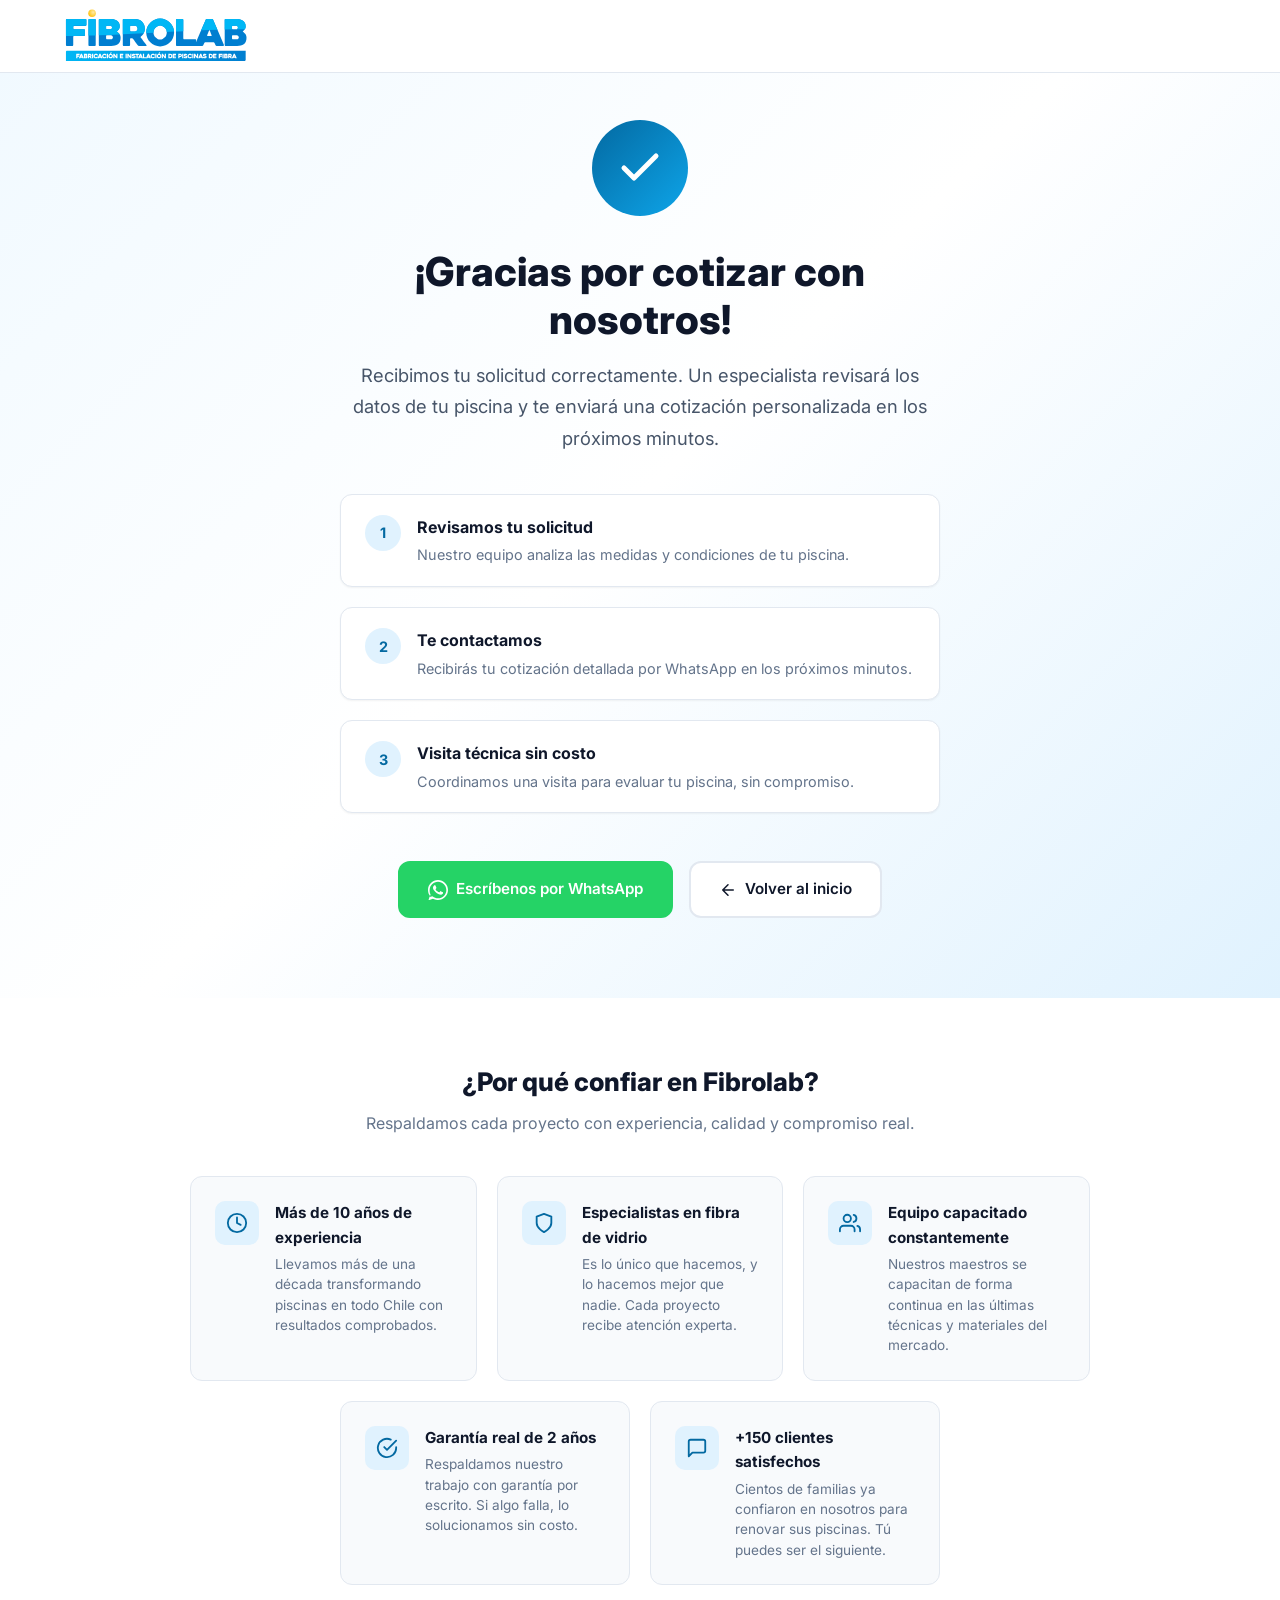
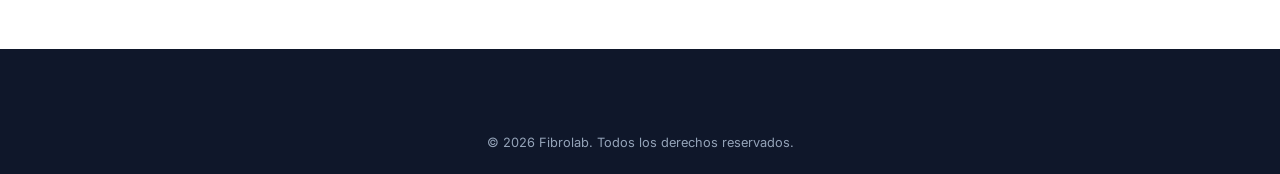
<file: thank-you.html>
<!DOCTYPE html>
<html lang="es">
<head>
    <meta charset="UTF-8">
    <meta name="viewport" content="width=device-width, initial-scale=1.0">
    <title>Gracias por tu cotización | Fibrolab Chile</title>
    <meta name="robots" content="noindex, nofollow">

    <!-- Open Graph / Redes Sociales -->
    <meta property="og:type" content="website">
    <meta property="og:url" content="https://landing-revestimiento.vercel.app/thank-you">
    <meta property="og:title" content="Gracias por tu cotización | Fibrolab">
    <meta property="og:description" content="Recibimos tu solicitud. Un especialista te contactará en los próximos minutos con tu cotización personalizada.">
    <meta property="og:image" content="https://landing-revestimiento.vercel.app/img/trabajo-1.jpeg">
    <meta property="og:locale" content="es_CL">

    <!-- Favicon -->
    <link rel="icon" type="image/svg+xml" href="logo.svg">

    <!-- Meta Pixel -->
    <script>
        !function(f,b,e,v,n,t,s){if(f.fbq)return;n=f.fbq=function(){n.callMethod?
        n.callMethod.apply(n,arguments):n.queue.push(arguments)};if(!f._fbq)f._fbq=n;
        n.push=n;n.loaded=!0;n.version='2.0';n.queue=[];t=b.createElement(e);t.async=!0;
        t.src=v;s=b.getElementsByTagName(e)[0];s.parentNode.insertBefore(t,s)}(window,
        document,'script','https://connect.facebook.net/en_US/fbevents.js');
        fbq('init', '818094265569164');
        fbq('track', 'PageView');
    </script>

    <link rel="preconnect" href="https://fonts.googleapis.com">
    <link rel="preconnect" href="https://fonts.gstatic.com" crossorigin>
    <link href="https://fonts.googleapis.com/css2?family=Inter:wght@400;500;600;700;800;900&display=swap" rel="stylesheet">
    <link rel="stylesheet" href="styles.css">

    <style>
        .thank-you-page {
            min-height: 100vh;
            display: flex;
            flex-direction: column;
        }

        .thank-you-hero {
            flex: 1;
            display: flex;
            align-items: center;
            justify-content: center;
            padding: 120px 24px 80px;
            background: linear-gradient(135deg, var(--primary-50) 0%, var(--white) 50%, var(--primary-100) 100%);
            text-align: center;
        }

        .thank-you-content {
            max-width: 600px;
        }

        .thank-you-icon {
            width: 96px;
            height: 96px;
            background: linear-gradient(135deg, var(--primary), var(--primary-light));
            border-radius: 50%;
            display: flex;
            align-items: center;
            justify-content: center;
            margin: 0 auto 32px;
            animation: scaleIn 0.5s ease-out;
        }

        .thank-you-icon svg {
            width: 48px;
            height: 48px;
            color: var(--white);
        }

        .thank-you-content h1 {
            font-size: 2.5rem;
            font-weight: 800;
            color: var(--dark);
            margin-bottom: 16px;
            line-height: 1.2;
        }

        .thank-you-content .subtitle {
            font-size: 1.15rem;
            color: var(--gray-600);
            line-height: 1.7;
            margin-bottom: 40px;
        }

        .thank-you-steps {
            display: flex;
            flex-direction: column;
            gap: 20px;
            text-align: left;
            margin-bottom: 48px;
        }

        .thank-you-step {
            display: flex;
            align-items: flex-start;
            gap: 16px;
            background: var(--white);
            padding: 20px 24px;
            border-radius: var(--radius);
            box-shadow: var(--shadow-sm);
            border: 1px solid var(--gray-200);
        }

        .step-number {
            width: 36px;
            height: 36px;
            min-width: 36px;
            background: var(--primary-100);
            color: var(--primary);
            border-radius: 50%;
            display: flex;
            align-items: center;
            justify-content: center;
            font-weight: 700;
            font-size: 0.9rem;
        }

        .step-text h3 {
            font-size: 1rem;
            font-weight: 700;
            color: var(--dark);
            margin-bottom: 4px;
        }

        .step-text p {
            font-size: 0.9rem;
            color: var(--gray-500);
            line-height: 1.5;
        }

        .thank-you-actions {
            display: flex;
            gap: 16px;
            justify-content: center;
            flex-wrap: wrap;
        }

        .btn-outline {
            display: inline-flex;
            align-items: center;
            gap: 8px;
            padding: 14px 28px;
            border-radius: var(--radius);
            font-weight: 600;
            font-size: 0.95rem;
            text-decoration: none;
            transition: all 0.2s;
            border: 2px solid var(--gray-200);
            color: var(--dark);
            background: var(--white);
        }

        .btn-outline:hover {
            border-color: var(--primary);
            color: var(--primary);
            box-shadow: var(--shadow);
        }

        .btn-whatsapp {
            display: inline-flex;
            align-items: center;
            gap: 8px;
            padding: 14px 28px;
            border-radius: var(--radius);
            font-weight: 600;
            font-size: 0.95rem;
            text-decoration: none;
            transition: all 0.2s;
            background: #25D366;
            color: var(--white);
            border: 2px solid #25D366;
        }

        .btn-whatsapp:hover {
            background: #1fb855;
            border-color: #1fb855;
            box-shadow: var(--shadow);
        }

        /* Trust Section */
        .trust-section {
            padding: 64px 24px;
            background: var(--white);
        }

        .trust-inner {
            max-width: 900px;
            margin: 0 auto;
        }

        .trust-section h2 {
            text-align: center;
            font-size: 1.6rem;
            font-weight: 800;
            color: var(--dark);
            margin-bottom: 8px;
        }

        .trust-section .trust-subtitle {
            text-align: center;
            color: var(--gray-500);
            font-size: 1rem;
            margin-bottom: 40px;
        }

        .trust-grid {
            display: grid;
            grid-template-columns: repeat(3, 1fr);
            gap: 20px;
        }

        .trust-grid .trust-card:nth-child(4),
        .trust-grid .trust-card:nth-child(5) {
            grid-column: span 1;
        }

        /* Center last row with 2 items */
        .trust-grid-bottom {
            display: grid;
            grid-template-columns: repeat(2, 1fr);
            gap: 20px;
            max-width: 600px;
            margin: 20px auto 0;
        }

        .trust-card {
            background: var(--gray-50);
            border: 1px solid var(--gray-200);
            border-radius: var(--radius);
            padding: 24px;
            display: flex;
            align-items: flex-start;
            gap: 16px;
            transition: box-shadow 0.2s, border-color 0.2s;
        }

        .trust-card:hover {
            box-shadow: var(--shadow);
            border-color: var(--primary-light);
        }

        .trust-card-icon {
            width: 44px;
            height: 44px;
            min-width: 44px;
            background: var(--primary-100);
            border-radius: 10px;
            display: flex;
            align-items: center;
            justify-content: center;
            color: var(--primary);
        }

        .trust-card-text h3 {
            font-size: 0.95rem;
            font-weight: 700;
            color: var(--dark);
            margin-bottom: 4px;
        }

        .trust-card-text p {
            font-size: 0.85rem;
            color: var(--gray-500);
            line-height: 1.5;
        }

        @media (max-width: 768px) {
            .trust-grid, .trust-grid-bottom {
                grid-template-columns: 1fr;
                max-width: 100%;
            }
            .trust-section h2 { font-size: 1.3rem; }
        }

        @keyframes scaleIn {
            0% { transform: scale(0); opacity: 0; }
            100% { transform: scale(1); opacity: 1; }
        }

        @media (max-width: 768px) {
            .thank-you-hero { padding: 100px 20px 60px; }
            .thank-you-content h1 { font-size: 1.8rem; }
            .thank-you-content .subtitle { font-size: 1rem; }
            .thank-you-actions { flex-direction: column; }
            .thank-you-actions a { text-align: center; justify-content: center; }
        }
    </style>
</head>
<body>
    <div class="thank-you-page">
        <!-- Header -->
        <header class="header">
            <div class="container header-inner">
                <a href="/" class="logo">
                    <img src="logo.svg" alt="Fibrolab" class="logo-img">
                </a>
            </div>
        </header>

        <!-- Thank You Content -->
        <section class="thank-you-hero">
            <div class="thank-you-content">
                <div class="thank-you-icon">
                    <svg viewBox="0 0 24 24" fill="none" stroke="currentColor" stroke-width="2.5" stroke-linecap="round" stroke-linejoin="round">
                        <polyline points="20 6 9 17 4 12"/>
                    </svg>
                </div>

                <h1>¡Gracias por cotizar con nosotros!</h1>
                <p class="subtitle">Recibimos tu solicitud correctamente. Un especialista revisará los datos de tu piscina y te enviará una cotización personalizada en los próximos minutos.</p>

                <div class="thank-you-steps">
                    <div class="thank-you-step">
                        <div class="step-number">1</div>
                        <div class="step-text">
                            <h3>Revisamos tu solicitud</h3>
                            <p>Nuestro equipo analiza las medidas y condiciones de tu piscina.</p>
                        </div>
                    </div>
                    <div class="thank-you-step">
                        <div class="step-number">2</div>
                        <div class="step-text">
                            <h3>Te contactamos</h3>
                            <p>Recibirás tu cotización detallada por WhatsApp en los próximos minutos.</p>
                        </div>
                    </div>
                    <div class="thank-you-step">
                        <div class="step-number">3</div>
                        <div class="step-text">
                            <h3>Visita técnica sin costo</h3>
                            <p>Coordinamos una visita para evaluar tu piscina, sin compromiso.</p>
                        </div>
                    </div>
                </div>

                <div class="thank-you-actions">
                    <a href="https://wa.me/56982256792" target="_blank" rel="noopener" class="btn-whatsapp">
                        <svg width="20" height="20" viewBox="0 0 24 24" fill="currentColor"><path d="M17.472 14.382c-.297-.149-1.758-.867-2.03-.967-.273-.099-.471-.148-.67.15-.197.297-.767.966-.94 1.164-.173.199-.347.223-.644.075-.297-.15-1.255-.463-2.39-1.475-.883-.788-1.48-1.761-1.653-2.059-.173-.297-.018-.458.13-.606.134-.133.298-.347.446-.52.149-.174.198-.298.298-.497.099-.198.05-.371-.025-.52-.075-.149-.669-1.612-.916-2.207-.242-.579-.487-.5-.669-.51-.173-.008-.371-.01-.57-.01-.198 0-.52.074-.792.372-.272.297-1.04 1.016-1.04 2.479 0 1.462 1.065 2.875 1.213 3.074.149.198 2.096 3.2 5.077 4.487.709.306 1.262.489 1.694.625.712.227 1.36.195 1.871.118.571-.085 1.758-.719 2.006-1.413.248-.694.248-1.289.173-1.413-.074-.124-.272-.198-.57-.347z"/><path d="M12 0C5.373 0 0 5.373 0 12c0 2.625.846 5.059 2.284 7.034L.789 23.492a.5.5 0 00.611.611l4.458-1.495A11.952 11.952 0 0012 24c6.627 0 12-5.373 12-12S18.627 0 12 0zm0 22c-2.379 0-4.575-.83-6.3-2.213l-.44-.352-3.262 1.094 1.094-3.262-.352-.44A9.95 9.95 0 012 12C2 6.477 6.477 2 12 2s10 4.477 10 10-4.477 10-10 10z"/></svg>
                        Escríbenos por WhatsApp
                    </a>
                    <a href="/" class="btn-outline">
                        <svg width="18" height="18" viewBox="0 0 24 24" fill="none" stroke="currentColor" stroke-width="2" stroke-linecap="round" stroke-linejoin="round"><path d="M19 12H5M12 19l-7-7 7-7"/></svg>
                        Volver al inicio
                    </a>
                </div>
            </div>
        </section>

        <!-- Trust Section -->
        <section class="trust-section">
            <div class="trust-inner">
                <h2>¿Por qué confiar en Fibrolab?</h2>
                <p class="trust-subtitle">Respaldamos cada proyecto con experiencia, calidad y compromiso real.</p>

                <div class="trust-grid">
                    <div class="trust-card">
                        <div class="trust-card-icon">
                            <svg width="22" height="22" viewBox="0 0 24 24" fill="none" stroke="currentColor" stroke-width="2" stroke-linecap="round" stroke-linejoin="round"><circle cx="12" cy="12" r="10"/><polyline points="12 6 12 12 16 14"/></svg>
                        </div>
                        <div class="trust-card-text">
                            <h3>Más de 10 años de experiencia</h3>
                            <p>Llevamos más de una década transformando piscinas en todo Chile con resultados comprobados.</p>
                        </div>
                    </div>
                    <div class="trust-card">
                        <div class="trust-card-icon">
                            <svg width="22" height="22" viewBox="0 0 24 24" fill="none" stroke="currentColor" stroke-width="2" stroke-linecap="round" stroke-linejoin="round"><path d="M12 22s8-4 8-10V5l-8-3-8 3v7c0 6 8 10 8 10z"/></svg>
                        </div>
                        <div class="trust-card-text">
                            <h3>Especialistas en fibra de vidrio</h3>
                            <p>Es lo único que hacemos, y lo hacemos mejor que nadie. Cada proyecto recibe atención experta.</p>
                        </div>
                    </div>
                    <div class="trust-card">
                        <div class="trust-card-icon">
                            <svg width="22" height="22" viewBox="0 0 24 24" fill="none" stroke="currentColor" stroke-width="2" stroke-linecap="round" stroke-linejoin="round"><path d="M17 21v-2a4 4 0 00-4-4H5a4 4 0 00-4 4v2"/><circle cx="9" cy="7" r="4"/><path d="M23 21v-2a4 4 0 00-3-3.87M16 3.13a4 4 0 010 7.75"/></svg>
                        </div>
                        <div class="trust-card-text">
                            <h3>Equipo capacitado constantemente</h3>
                            <p>Nuestros maestros se capacitan de forma continua en las últimas técnicas y materiales del mercado.</p>
                        </div>
                    </div>
                </div>
                <div class="trust-grid-bottom">
                    <div class="trust-card">
                        <div class="trust-card-icon">
                            <svg width="22" height="22" viewBox="0 0 24 24" fill="none" stroke="currentColor" stroke-width="2" stroke-linecap="round" stroke-linejoin="round"><path d="M22 11.08V12a10 10 0 11-5.93-9.14"/><polyline points="22 4 12 14.01 9 11.01"/></svg>
                        </div>
                        <div class="trust-card-text">
                            <h3>Garantía real de 2 años</h3>
                            <p>Respaldamos nuestro trabajo con garantía por escrito. Si algo falla, lo solucionamos sin costo.</p>
                        </div>
                    </div>
                    <div class="trust-card">
                        <div class="trust-card-icon">
                            <svg width="22" height="22" viewBox="0 0 24 24" fill="none" stroke="currentColor" stroke-width="2" stroke-linecap="round" stroke-linejoin="round"><path d="M21 15a2 2 0 01-2 2H7l-4 4V5a2 2 0 012-2h14a2 2 0 012 2z"/></svg>
                        </div>
                        <div class="trust-card-text">
                            <h3>+150 clientes satisfechos</h3>
                            <p>Cientos de familias ya confiaron en nosotros para renovar sus piscinas. Tú puedes ser el siguiente.</p>
                        </div>
                    </div>
                </div>
            </div>
        </section>

        <!-- Footer -->
        <footer class="footer">
            <div class="container">
                <div class="footer-bottom" style="border: none;">
                    <p>&copy; 2026 Fibrolab. Todos los derechos reservados.</p>
                </div>
            </div>
        </footer>
    </div>
</body>
</html>
</file>
<file: styles.css>
/* ===== Reset & Base ===== */
*, *::before, *::after {
    margin: 0;
    padding: 0;
    box-sizing: border-box;
}

:root {
    --primary: #0369a1;
    --primary-light: #0ea5e9;
    --primary-dark: #075985;
    --primary-50: #f0f9ff;
    --primary-100: #e0f2fe;
    --accent: #f97316;
    --accent-dark: #ea580c;
    --dark: #0f172a;
    --dark-light: #1e293b;
    --gray-50: #f8fafc;
    --gray-100: #f1f5f9;
    --gray-200: #e2e8f0;
    --gray-300: #cbd5e1;
    --gray-400: #94a3b8;
    --gray-500: #64748b;
    --gray-600: #475569;
    --gray-700: #334155;
    --gray-800: #1e293b;
    --white: #ffffff;
    --radius: 12px;
    --radius-lg: 20px;
    --shadow-sm: 0 1px 2px rgba(0,0,0,0.05);
    --shadow: 0 4px 6px -1px rgba(0,0,0,0.1), 0 2px 4px -2px rgba(0,0,0,0.1);
    --shadow-lg: 0 10px 15px -3px rgba(0,0,0,0.1), 0 4px 6px -4px rgba(0,0,0,0.1);
    --shadow-xl: 0 20px 25px -5px rgba(0,0,0,0.1), 0 8px 10px -6px rgba(0,0,0,0.1);
}

html {
    scroll-behavior: smooth;
    scroll-padding-top: 80px;
}

body {
    font-family: 'Inter', -apple-system, BlinkMacSystemFont, sans-serif;
    color: var(--dark);
    line-height: 1.6;
    background: var(--white);
    -webkit-font-smoothing: antialiased;
}

.container {
    max-width: 1200px;
    margin: 0 auto;
    padding: 0 24px;
}

img { max-width: 100%; height: auto; }
a { text-decoration: none; color: inherit; }

/* ===== Buttons ===== */
.btn {
    display: inline-flex;
    align-items: center;
    gap: 8px;
    padding: 14px 28px;
    background: var(--primary);
    color: var(--white);
    font-weight: 600;
    font-size: 0.95rem;
    border-radius: var(--radius);
    border: none;
    cursor: pointer;
    transition: all 0.2s ease;
    text-align: center;
    justify-content: center;
}

.btn:hover {
    background: var(--primary-dark);
    transform: translateY(-1px);
    box-shadow: var(--shadow-lg);
}

.btn-lg {
    padding: 16px 32px;
    font-size: 1.05rem;
}

.btn-sm {
    padding: 10px 20px;
    font-size: 0.875rem;
}

.btn-outline {
    background: transparent;
    border: 2px solid var(--white);
    color: var(--white);
}

.btn-outline:hover {
    background: rgba(255,255,255,0.1);
}

.btn-full { width: 100%; }

/* ===== Header ===== */
.header {
    position: fixed;
    top: 0;
    left: 0;
    right: 0;
    z-index: 100;
    background: rgba(255,255,255,0.95);
    backdrop-filter: blur(10px);
    border-bottom: 1px solid var(--gray-200);
    transition: box-shadow 0.3s;
}

.header.scrolled {
    box-shadow: var(--shadow);
}

.header-inner {
    display: flex;
    align-items: center;
    justify-content: space-between;
    height: 72px;
}

.logo {
    display: flex;
    align-items: center;
}

.logo-img {
    height: 56px;
    width: auto;
}

.logo-img-footer {
    height: 48px;
    filter: brightness(0) invert(1);
}

.nav {
    display: flex;
    align-items: center;
    gap: 32px;
}

.nav a {
    font-size: 0.9rem;
    font-weight: 500;
    color: var(--gray-600);
    transition: color 0.2s;
}

.nav a:hover {
    color: var(--primary);
}

.nav a.btn {
    color: var(--white);
}

.nav a.btn:hover {
    color: var(--white);
}

.mobile-menu-btn {
    display: none;
    flex-direction: column;
    gap: 5px;
    background: none;
    border: none;
    cursor: pointer;
    padding: 4px;
}

.mobile-menu-btn span {
    width: 24px;
    height: 2px;
    background: var(--dark);
    border-radius: 2px;
    transition: all 0.3s;
}

/* ===== Hero ===== */
.hero {
    position: relative;
    padding: 140px 0 80px;
    background: linear-gradient(135deg, var(--dark) 0%, var(--primary-dark) 100%);
    color: var(--white);
    overflow: hidden;
}

.hero-bg {
    position: absolute;
    inset: 0;
    background: url("data:image/svg+xml,%3Csvg width='60' height='60' viewBox='0 0 60 60' xmlns='http://www.w3.org/2000/svg'%3E%3Cg fill='none' fill-rule='evenodd'%3E%3Cg fill='%23ffffff' fill-opacity='0.03'%3E%3Ccircle cx='30' cy='30' r='2'/%3E%3C/g%3E%3C/g%3E%3C/svg%3E");
}

.hero-content {
    position: relative;
    max-width: 800px;
    text-align: center;
    margin: 0 auto;
}

.hero-badge {
    display: inline-flex;
    padding: 8px 20px;
    background: rgba(14,165,233,0.15);
    border: 1px solid rgba(14,165,233,0.3);
    border-radius: 100px;
    font-size: 0.85rem;
    font-weight: 600;
    color: var(--primary-light);
    margin-bottom: 24px;
}

.hero h1 {
    font-size: clamp(2.2rem, 5vw, 3.5rem);
    font-weight: 800;
    line-height: 1.15;
    margin-bottom: 20px;
    letter-spacing: -1px;
}

.highlight {
    background: linear-gradient(135deg, var(--primary-light), #38bdf8);
    -webkit-background-clip: text;
    -webkit-text-fill-color: transparent;
    background-clip: text;
}

.hero-subtitle {
    font-size: 1.15rem;
    color: rgba(255,255,255,0.8);
    max-width: 600px;
    margin: 0 auto 32px;
    line-height: 1.7;
}

.hero-ctas {
    display: flex;
    gap: 16px;
    justify-content: center;
    margin-bottom: 40px;
    flex-wrap: wrap;
}

.hero-trust {
    display: flex;
    gap: 32px;
    justify-content: center;
    flex-wrap: wrap;
}

.trust-item {
    display: flex;
    align-items: center;
    gap: 8px;
    font-size: 0.9rem;
    color: rgba(255,255,255,0.7);
}

.trust-item svg {
    color: var(--primary-light);
}

/* ===== Section Styles ===== */
.section-label {
    display: inline-block;
    font-size: 0.8rem;
    font-weight: 700;
    text-transform: uppercase;
    letter-spacing: 2px;
    color: var(--primary);
    margin-bottom: 12px;
}

.section-title {
    font-size: clamp(1.8rem, 3.5vw, 2.5rem);
    font-weight: 800;
    line-height: 1.2;
    margin-bottom: 16px;
    letter-spacing: -0.5px;
}

.section-subtitle {
    font-size: 1.05rem;
    color: var(--gray-500);
    max-width: 600px;
    margin: 0 auto;
}

/* ===== Problems ===== */
.problems {
    padding: 80px 0;
    background: var(--gray-50);
    text-align: center;
}

.problems-grid {
    display: grid;
    grid-template-columns: repeat(4, 1fr);
    gap: 24px;
    margin-top: 48px;
}

.problem-card {
    background: var(--white);
    padding: 32px 24px;
    border-radius: var(--radius);
    border: 1px solid var(--gray-200);
    transition: transform 0.2s, box-shadow 0.2s;
}

.problem-card:hover {
    transform: translateY(-4px);
    box-shadow: var(--shadow-lg);
}

.problem-icon {
    font-size: 2rem;
    margin-bottom: 16px;
}

.problem-card h3 {
    font-size: 1.05rem;
    font-weight: 700;
    margin-bottom: 8px;
}

.problem-card p {
    font-size: 0.9rem;
    color: var(--gray-500);
    line-height: 1.6;
}

/* ===== Solution ===== */
.solution {
    padding: 80px 0;
}

.solution-inner {
    display: grid;
    grid-template-columns: 1fr 1fr;
    gap: 64px;
    align-items: center;
}

.solution-desc {
    font-size: 1.05rem;
    color: var(--gray-500);
    margin-bottom: 28px;
    line-height: 1.7;
}

.solution-list {
    list-style: none;
    display: flex;
    flex-direction: column;
    gap: 16px;
    margin-bottom: 32px;
}

.solution-list li {
    display: flex;
    align-items: center;
    gap: 12px;
    font-size: 0.95rem;
    font-weight: 500;
}

.solution-list li svg {
    flex-shrink: 0;
}

/* Before/After */
.before-after {
    display: flex;
    align-items: center;
    gap: 16px;
}

.ba-card {
    flex: 1;
    padding: 28px 20px;
    border-radius: var(--radius);
    text-align: center;
}

.ba-card.before {
    background: #fef2f2;
    border: 1px solid #fecaca;
}

.ba-card.after {
    background: var(--primary-50);
    border: 1px solid #bae6fd;
}

.ba-label {
    font-size: 0.7rem;
    font-weight: 800;
    letter-spacing: 2px;
    margin-bottom: 16px;
    color: var(--gray-500);
}

.ba-content {
    display: flex;
    flex-direction: column;
    gap: 8px;
}

.ba-content span {
    font-size: 0.85rem;
    font-weight: 500;
    color: var(--gray-600);
}

.ba-icon {
    font-size: 1.8rem;
    font-weight: 800;
    margin-bottom: 8px;
}

.before .ba-icon { color: #ef4444; }
.after .ba-icon { color: #22c55e; }

.ba-arrow {
    font-size: 1.5rem;
    color: var(--gray-400);
    font-weight: 700;
    flex-shrink: 0;
}

/* ===== Gallery ===== */
.gallery {
    padding: 80px 0;
    text-align: center;
}

.gallery-grid {
    display: grid;
    grid-template-columns: repeat(3, 1fr);
    gap: 16px;
    margin-top: 48px;
}

.gallery-item {
    border-radius: var(--radius);
    overflow: hidden;
    aspect-ratio: 4/3;
    cursor: pointer;
    position: relative;
}

.gallery-item img {
    width: 100%;
    height: 100%;
    object-fit: cover;
    transition: transform 0.4s ease;
}

.gallery-item:hover img {
    transform: scale(1.05);
}

.gallery-item::after {
    content: '';
    position: absolute;
    inset: 0;
    background: linear-gradient(to top, rgba(0,0,0,0.3) 0%, transparent 50%);
    opacity: 0;
    transition: opacity 0.3s;
}

.gallery-item:hover::after {
    opacity: 1;
}

.gallery-cta {
    margin-top: 40px;
}

/* Gallery Lightbox */
.lightbox {
    display: none;
    position: fixed;
    inset: 0;
    background: rgba(0,0,0,0.9);
    z-index: 200;
    align-items: center;
    justify-content: center;
    padding: 24px;
}

.lightbox.active {
    display: flex;
}

.lightbox img {
    max-width: 90%;
    max-height: 85vh;
    border-radius: var(--radius);
    object-fit: contain;
}

.lightbox-close {
    position: absolute;
    top: 20px;
    right: 24px;
    width: 44px;
    height: 44px;
    background: rgba(255,255,255,0.1);
    border: none;
    border-radius: 50%;
    color: white;
    font-size: 1.5rem;
    cursor: pointer;
    display: flex;
    align-items: center;
    justify-content: center;
    transition: background 0.2s;
}

.lightbox-close:hover {
    background: rgba(255,255,255,0.2);
}

.lightbox-nav {
    position: absolute;
    top: 50%;
    transform: translateY(-50%);
    width: 48px;
    height: 48px;
    background: rgba(255,255,255,0.1);
    border: none;
    border-radius: 50%;
    color: white;
    font-size: 1.5rem;
    cursor: pointer;
    display: flex;
    align-items: center;
    justify-content: center;
    transition: background 0.2s;
}

.lightbox-nav:hover {
    background: rgba(255,255,255,0.2);
}

.lightbox-prev { left: 24px; }
.lightbox-next { right: 24px; }

@media (max-width: 768px) {
    .gallery-grid { grid-template-columns: repeat(2, 1fr); }
    .lightbox-nav { display: none; }
}

@media (max-width: 480px) {
    .gallery-grid { grid-template-columns: 1fr; }
}

/* ===== Benefits ===== */
.benefits {
    padding: 80px 0;
    background: var(--gray-50);
    text-align: center;
}

.benefits-grid {
    display: grid;
    grid-template-columns: repeat(3, 1fr);
    gap: 24px;
    margin-top: 48px;
}

.benefit-card {
    background: var(--white);
    padding: 36px 28px;
    border-radius: var(--radius);
    border: 1px solid var(--gray-200);
    text-align: left;
    transition: transform 0.2s, box-shadow 0.2s;
}

.benefit-card:hover {
    transform: translateY(-4px);
    box-shadow: var(--shadow-lg);
}

.benefit-icon {
    width: 56px;
    height: 56px;
    display: flex;
    align-items: center;
    justify-content: center;
    background: var(--primary-50);
    border-radius: 12px;
    color: var(--primary);
    margin-bottom: 20px;
}

.benefit-card h3 {
    font-size: 1.1rem;
    font-weight: 700;
    margin-bottom: 8px;
}

.benefit-card p {
    font-size: 0.9rem;
    color: var(--gray-500);
    line-height: 1.6;
}

/* ===== Process ===== */
.process {
    padding: 80px 0;
    text-align: center;
}

.process-timeline {
    max-width: 700px;
    margin: 48px auto 0;
    text-align: left;
}

.process-step {
    display: flex;
    gap: 24px;
    padding-bottom: 32px;
    position: relative;
}

.process-step:not(:last-child)::before {
    content: '';
    position: absolute;
    left: 23px;
    top: 48px;
    bottom: 0;
    width: 2px;
    background: var(--gray-200);
}

.step-number {
    width: 48px;
    height: 48px;
    min-width: 48px;
    background: var(--primary);
    color: var(--white);
    border-radius: 50%;
    display: flex;
    align-items: center;
    justify-content: center;
    font-weight: 800;
    font-size: 1.1rem;
    position: relative;
    z-index: 1;
}

.step-content h3 {
    font-size: 1.05rem;
    font-weight: 700;
    margin-bottom: 4px;
    padding-top: 2px;
}

.step-content p {
    font-size: 0.9rem;
    color: var(--gray-500);
    line-height: 1.6;
}

.process-cta {
    margin-top: 40px;
}

/* ===== Stats ===== */
.stats {
    padding: 60px 0;
    background: linear-gradient(135deg, var(--primary) 0%, var(--primary-dark) 100%);
    color: var(--white);
}

.stats-grid {
    display: grid;
    grid-template-columns: repeat(4, 1fr);
    gap: 32px;
    text-align: center;
}

.stat-number {
    font-size: 3rem;
    font-weight: 900;
    line-height: 1;
    margin-bottom: 4px;
}

.stat-label {
    font-size: 0.9rem;
    opacity: 0.8;
    font-weight: 500;
}

/* ===== Testimonials ===== */
.testimonials {
    padding: 80px 0;
    text-align: center;
}

.testimonials-grid {
    display: grid;
    grid-template-columns: repeat(3, 1fr);
    gap: 24px;
    margin-top: 48px;
}

.testimonial-card {
    background: var(--white);
    padding: 32px;
    border-radius: var(--radius);
    border: 1px solid var(--gray-200);
    text-align: left;
}

.stars {
    color: #f59e0b;
    font-size: 1.1rem;
    margin-bottom: 16px;
    letter-spacing: 2px;
}

.testimonial-card p {
    font-size: 0.95rem;
    color: var(--gray-600);
    line-height: 1.7;
    margin-bottom: 20px;
    font-style: italic;
}

.testimonial-author {
    display: flex;
    align-items: center;
    gap: 12px;
}

.author-avatar {
    width: 44px;
    height: 44px;
    border-radius: 50%;
    background: var(--primary-100);
    color: var(--primary);
    display: flex;
    align-items: center;
    justify-content: center;
    font-weight: 700;
    font-size: 0.85rem;
}

.testimonial-author strong {
    display: block;
    font-size: 0.9rem;
}

.testimonial-author span {
    font-size: 0.8rem;
    color: var(--gray-400);
}

/* ===== FAQ ===== */
.faq {
    padding: 80px 0;
    background: var(--gray-50);
    text-align: center;
}

.faq-list {
    max-width: 700px;
    margin: 48px auto 0;
    text-align: left;
}

.faq-item {
    border-bottom: 1px solid var(--gray-200);
}

.faq-question {
    width: 100%;
    display: flex;
    align-items: center;
    justify-content: space-between;
    gap: 16px;
    padding: 20px 0;
    background: none;
    border: none;
    cursor: pointer;
    font-size: 1rem;
    font-weight: 600;
    color: var(--dark);
    text-align: left;
    font-family: inherit;
    transition: color 0.2s;
}

.faq-question:hover {
    color: var(--primary);
}

.faq-question svg {
    flex-shrink: 0;
    transition: transform 0.3s;
    color: var(--gray-400);
}

.faq-item.active .faq-question svg {
    transform: rotate(180deg);
}

.faq-answer {
    max-height: 0;
    overflow: hidden;
    transition: max-height 0.3s ease;
}

.faq-answer p {
    padding: 0 0 20px;
    font-size: 0.9rem;
    color: var(--gray-500);
    line-height: 1.7;
}

.faq-item.active .faq-answer {
    max-height: 200px;
}

/* ===== Financing ===== */
.financing {
    padding: 80px 0;
}

.financing-inner {
    display: grid;
    grid-template-columns: 1fr 1fr;
    gap: 48px;
    align-items: center;
}

.financing-text h2 {
    font-size: clamp(1.6rem, 3vw, 2.2rem);
    font-weight: 800;
    margin-bottom: 16px;
    letter-spacing: -0.5px;
}

.financing-text p {
    font-size: 1rem;
    color: var(--gray-500);
    line-height: 1.7;
}

.financing-options {
    display: flex;
    flex-direction: column;
    gap: 16px;
}

.financing-card {
    padding: 28px;
    border-radius: var(--radius);
    border: 1px solid var(--gray-200);
    background: var(--white);
}

.financing-card.featured {
    border-color: var(--primary);
    background: var(--primary-50);
    position: relative;
}

.financing-card-header {
    font-size: 0.85rem;
    font-weight: 700;
    text-transform: uppercase;
    letter-spacing: 1px;
    color: var(--primary);
    margin-bottom: 4px;
}

.financing-card-logo {
    margin-bottom: 4px;
}

.salvum-logo {
    height: 40px;
    width: auto;
}

.financing-detail {
    font-size: 1.5rem;
    font-weight: 800;
    color: var(--dark);
    margin-bottom: 8px;
}

.financing-card p {
    font-size: 0.9rem;
    color: var(--gray-500);
}

/* ===== Contact ===== */
.contact {
    padding: 80px 0;
    background: var(--dark-light);
    position: relative;
    overflow: hidden;
}

.contact::before {
    content: '';
    position: absolute;
    top: -50%;
    right: -20%;
    width: 600px;
    height: 600px;
    background: radial-gradient(circle, rgba(14,165,233,0.12) 0%, transparent 70%);
    border-radius: 50%;
    pointer-events: none;
}

.contact::after {
    content: '';
    position: absolute;
    bottom: -30%;
    left: -10%;
    width: 400px;
    height: 400px;
    background: radial-gradient(circle, rgba(3,105,161,0.1) 0%, transparent 70%);
    border-radius: 50%;
    pointer-events: none;
}

.contact .section-label {
    color: var(--primary-light);
    border-color: rgba(14,165,233,0.3);
}

.contact-inner {
    display: grid;
    grid-template-columns: 1fr 1.2fr;
    gap: 64px;
    align-items: center;
    position: relative;
    z-index: 1;
}

.contact-text h2 {
    font-size: clamp(1.8rem, 3.5vw, 2.5rem);
    font-weight: 800;
    margin-bottom: 16px;
    letter-spacing: -0.5px;
    color: var(--white);
}

.contact-text > p {
    font-size: 1.05rem;
    color: var(--gray-400);
    line-height: 1.7;
    margin-bottom: 28px;
}

.contact-benefits {
    display: flex;
    flex-direction: column;
    gap: 14px;
    margin-bottom: 32px;
}

.contact-benefit {
    display: flex;
    align-items: center;
    gap: 12px;
    font-size: 0.95rem;
    font-weight: 500;
    color: var(--gray-300);
}

.contact-benefit svg {
    min-width: 22px;
    filter: drop-shadow(0 0 4px rgba(14,165,233,0.4));
}

.contact-direct {
    padding-top: 24px;
    border-top: 1px solid var(--gray-800);
}

.contact-direct p {
    margin-bottom: 8px;
    font-size: 0.9rem;
    color: var(--gray-400);
}

.contact-phone {
    display: flex;
    align-items: center;
    gap: 8px;
    font-size: 1.1rem;
    font-weight: 700;
    color: var(--primary-light);
    margin-bottom: 4px;
}

.contact-email {
    font-size: 0.9rem;
    color: var(--gray-400);
}

.contact-email:hover {
    color: var(--primary-light);
}

/* Form */
.contact-form-wrapper {
    background: var(--white);
    padding: 40px;
    border-radius: var(--radius-lg);
    border: none;
    box-shadow: 0 25px 50px -12px rgba(0,0,0,0.4), 0 0 0 1px rgba(255,255,255,0.1);
    position: relative;
}

.contact-form-wrapper::before {
    content: 'Cotización Gratis';
    display: block;
    text-align: center;
    font-size: 0.75rem;
    font-weight: 700;
    text-transform: uppercase;
    letter-spacing: 1.5px;
    color: var(--white);
    background: linear-gradient(135deg, var(--primary), var(--primary-light));
    padding: 10px 24px;
    border-radius: 50px;
    position: absolute;
    top: -18px;
    left: 50%;
    transform: translateX(-50%);
    white-space: nowrap;
    box-shadow: 0 4px 12px rgba(3,105,161,0.3);
}

.contact-form {
    display: flex;
    flex-direction: column;
    gap: 18px;
    margin-top: 8px;
}

.form-row {
    display: grid;
    grid-template-columns: 1fr 1fr;
    gap: 16px;
}

.form-group {
    display: flex;
    flex-direction: column;
    gap: 6px;
}

.form-group label {
    font-size: 0.85rem;
    font-weight: 600;
    color: var(--gray-700);
}

.form-group input,
.form-group select,
.form-group textarea {
    padding: 12px 16px;
    border: 1px solid var(--gray-300);
    border-radius: 8px;
    font-size: 0.95rem;
    font-family: inherit;
    background: var(--white);
    transition: border-color 0.2s, box-shadow 0.2s;
    color: var(--dark);
}

.form-group input:focus,
.form-group select:focus,
.form-group textarea:focus {
    outline: none;
    border-color: var(--primary-light);
    box-shadow: 0 0 0 3px rgba(14,165,233,0.15);
}

.form-group textarea {
    resize: vertical;
    min-height: 80px;
}

.form-disclaimer {
    font-size: 0.78rem;
    color: var(--gray-400);
    text-align: center;
}

/* ===== Footer ===== */
.footer {
    padding: 64px 0 0;
    background: var(--dark);
    color: var(--gray-400);
}

.footer-inner {
    display: grid;
    grid-template-columns: 1.5fr 1fr 1fr 1fr;
    gap: 48px;
    padding-bottom: 48px;
    border-bottom: 1px solid var(--gray-800);
}

.footer-brand .logo {
    margin-bottom: 12px;
    display: inline-flex;
}

.footer-brand p {
    font-size: 0.9rem;
    line-height: 1.6;
    margin-bottom: 16px;
    max-width: 240px;
}

.footer-social {
    display: flex;
    gap: 12px;
}

.footer-social a {
    width: 40px;
    height: 40px;
    border-radius: 8px;
    background: var(--dark-light);
    display: flex;
    align-items: center;
    justify-content: center;
    color: var(--gray-400);
    transition: background 0.2s, color 0.2s;
}

.footer-social a:hover {
    background: var(--primary);
    color: var(--white);
}

.footer-links h4 {
    color: var(--white);
    font-size: 0.85rem;
    font-weight: 700;
    text-transform: uppercase;
    letter-spacing: 1px;
    margin-bottom: 16px;
}

.footer-links a,
.footer-links p {
    display: block;
    font-size: 0.9rem;
    margin-bottom: 10px;
    transition: color 0.2s;
}

.footer-links a:hover {
    color: var(--primary-light);
}

.footer-salvum-logo {
    height: 44px;
    width: auto;
    margin-top: 8px;
    opacity: 0.9;
}

.footer-bottom {
    padding: 20px 0;
    text-align: center;
    font-size: 0.8rem;
}

/* ===== WhatsApp Float ===== */
.whatsapp-float {
    position: fixed;
    bottom: 24px;
    right: 24px;
    width: 60px;
    height: 60px;
    background: #25D366;
    border-radius: 50%;
    display: flex;
    align-items: center;
    justify-content: center;
    box-shadow: 0 4px 12px rgba(37,211,102,0.4);
    z-index: 99;
    transition: transform 0.2s, box-shadow 0.2s;
    animation: pulse-whatsapp 2s infinite;
}

.whatsapp-float:hover {
    transform: scale(1.1);
    box-shadow: 0 6px 20px rgba(37,211,102,0.5);
}

@keyframes pulse-whatsapp {
    0%, 100% { box-shadow: 0 4px 12px rgba(37,211,102,0.4); }
    50% { box-shadow: 0 4px 24px rgba(37,211,102,0.6); }
}

/* ===== Mobile Nav ===== */
.mobile-nav {
    display: none;
    position: fixed;
    top: 72px;
    left: 0;
    right: 0;
    background: var(--white);
    border-bottom: 1px solid var(--gray-200);
    padding: 16px 24px;
    flex-direction: column;
    gap: 12px;
    z-index: 99;
    box-shadow: var(--shadow-lg);
}

.mobile-nav.active {
    display: flex;
}

.mobile-nav a {
    padding: 12px 0;
    font-size: 1rem;
    font-weight: 500;
    color: var(--gray-600);
    border-bottom: 1px solid var(--gray-100);
}

/* ===== Form Success State ===== */
.form-success {
    display: none;
    text-align: center;
    padding: 40px 20px;
}

.form-success.active {
    display: block;
}

.form-success-icon {
    width: 64px;
    height: 64px;
    background: #dcfce7;
    border-radius: 50%;
    display: flex;
    align-items: center;
    justify-content: center;
    margin: 0 auto 20px;
    font-size: 2rem;
}

.form-success h3 {
    font-size: 1.3rem;
    font-weight: 700;
    margin-bottom: 8px;
}

.form-success p {
    font-size: 0.95rem;
    color: var(--gray-500);
}

/* ===== Animations ===== */
.fade-in {
    opacity: 0;
    transform: translateY(24px);
    transition: opacity 0.6s ease, transform 0.6s ease;
}

.fade-in.visible {
    opacity: 1;
    transform: translateY(0);
}

/* ===== Responsive ===== */
@media (max-width: 1024px) {
    .problems-grid { grid-template-columns: repeat(2, 1fr); }
    .benefits-grid { grid-template-columns: repeat(2, 1fr); }
    .testimonials-grid { grid-template-columns: repeat(2, 1fr); }
    .stats-grid { grid-template-columns: repeat(2, 1fr); gap: 24px; }
    .footer-inner { grid-template-columns: repeat(2, 1fr); gap: 32px; }
}

@media (max-width: 768px) {
    .nav { display: none; }
    .mobile-menu-btn { display: flex; }

    .hero { padding: 120px 0 60px; }
    .hero h1 { font-size: 2rem; }
    .hero-subtitle { font-size: 1rem; }
    .hero-ctas { flex-direction: column; align-items: center; }
    .hero-ctas .btn { width: 100%; max-width: 320px; }
    .hero-trust { flex-direction: column; align-items: center; gap: 12px; }

    .problems-grid { grid-template-columns: 1fr; }

    .solution-inner { grid-template-columns: 1fr; gap: 40px; }
    .solution-visual { order: -1; }

    .benefits-grid { grid-template-columns: 1fr; }

    .stats-grid { grid-template-columns: repeat(2, 1fr); }
    .stat-number { font-size: 2.2rem; }

    .testimonials-grid { grid-template-columns: 1fr; }

    .financing-inner { grid-template-columns: 1fr; }

    .contact-inner { grid-template-columns: 1fr; gap: 40px; }
    .contact-form-wrapper { padding: 28px; }
    .contact-form-wrapper::before { font-size: 0.7rem; top: -16px; padding: 8px 20px; }
    .form-row { grid-template-columns: 1fr; }

    .footer-inner { grid-template-columns: 1fr; gap: 32px; }

    .before-after { flex-direction: column; }
    .ba-arrow { transform: rotate(90deg); }
}

@media (max-width: 480px) {
    .container { padding: 0 16px; }
    .hero h1 { font-size: 1.75rem; }
    .section-title { font-size: 1.5rem; }
}

/* Mobile Sticky CTA */
.mobile-sticky-cta {
    display: none;
}

@media (max-width: 768px) {
    .mobile-sticky-cta {
        display: block;
        position: fixed;
        bottom: 0;
        left: 0;
        right: 0;
        z-index: 999;
        padding: 12px 16px;
        background: rgba(255, 255, 255, 0.95);
        backdrop-filter: blur(10px);
        -webkit-backdrop-filter: blur(10px);
        box-shadow: 0 -4px 20px rgba(0, 0, 0, 0.1);
        transition: transform 0.3s ease;
    }

    .mobile-sticky-cta.hidden {
        transform: translateY(100%);
    }

    .mobile-sticky-cta .btn {
        width: 100%;
        padding: 14px 24px;
        font-size: 1rem;
        font-weight: 700;
    }

    /* Ajustar WhatsApp float para no chocar con sticky CTA */
    .whatsapp-float {
        bottom: 80px;
    }
}
</file>
